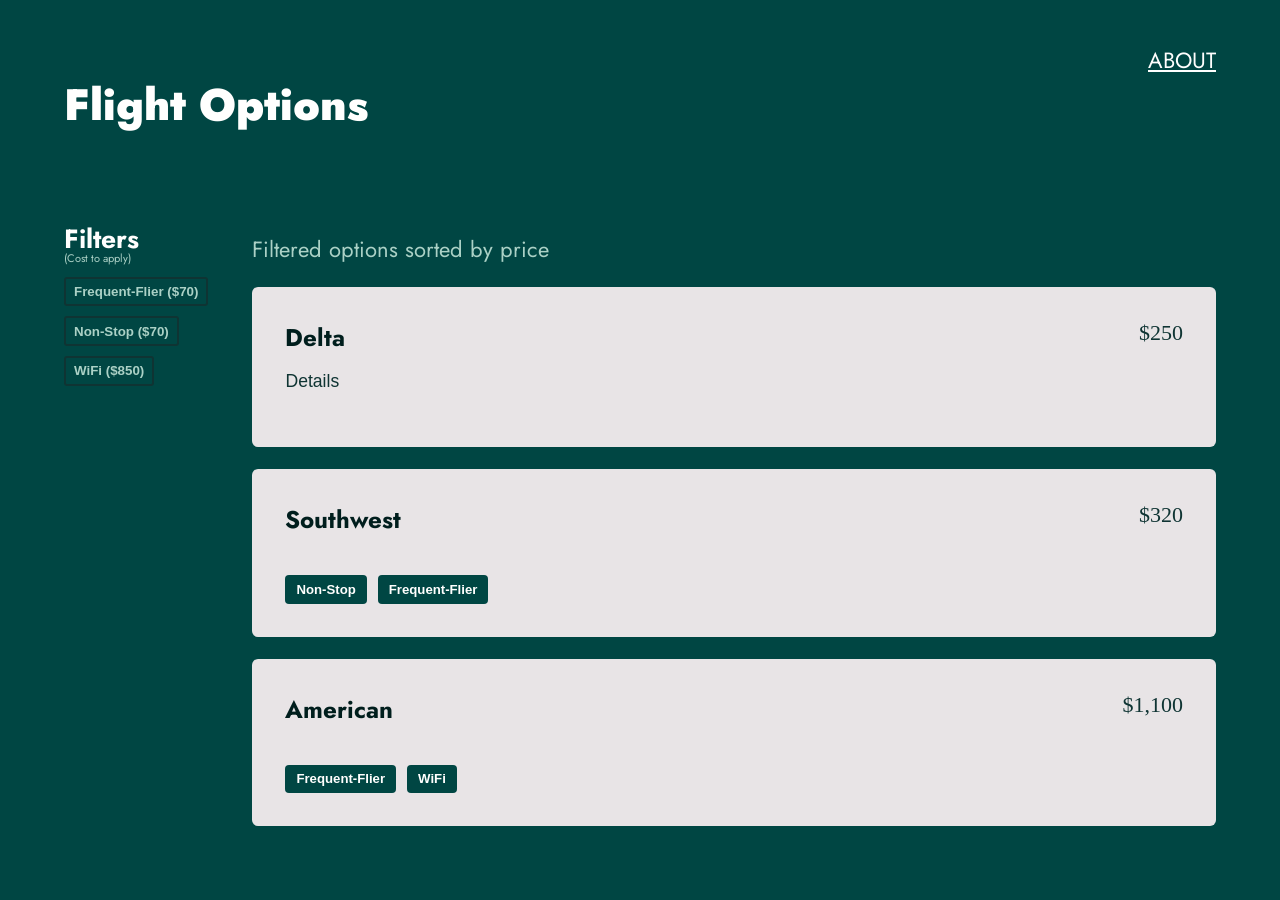
<file: index.html>
<!DOCTYPE html>
<html lang="en">
<head>
  <meta charset="utf-8">
  <meta http-equiv="x-ua-compatible" content="ie=edge">
  <meta name="viewport" content="width=device-width, initial-scale=1">

  <title>Options</title>

  <link rel="stylesheet" href="css/fonts.css">
  <link rel="stylesheet" href="css/color-palette-10.css">
  <link rel="stylesheet" href="css/palette-apply.css">
  <link rel="stylesheet" href="css/main.css">

  <script src="https://code.jquery.com/jquery-3.6.4.min.js"></script>
  <script src="js/main.js"></script>
</head>
<body>
  <div class="section">
    <header>
      <h1>Flight Options</h1>
      <nav>
        <a href="https://github.com/cskeeters/html-options">About</a>
      </nav>
    </header>

    <main>
      <div class="filters">
          <h1>Filters</h1>
          <p class="small">(Cost to apply)</p>
          <div id="filter">
              <!--Where the checkboxes go-->
          </div>
      </div>

      <div class="options">
        <p>Filtered options sorted by price</p>
        <div class="cards results">
          <div class="card opt" data-name="Delta" data-req="" data-price="250">Details</div>
          <div class="card opt" data-name="Southwest" data-req="Non-Stop Frequent-Flier" data-price="320"></div>
          <div class="card opt" data-name="American" data-req="Frequent-Flier WiFi" data-price="1100"></div>
        </div>
      </div>
    </main>
  </div>
</body>
</html>
</file>
<file: css/fonts.css>
@import url('https://fonts.googleapis.com/css2?family=Vollkorn:wght@400;700&display=swap');
@import url('https://fonts.googleapis.com/css2?family=Jost:ital,wght@0,100;0,200;0,300;0,400;0,500;0,700;1,300;1,400;1,700&display=swap');

:root {
    --main-family: Jost;
    --main-style: none;
    --main-weight: 400;
    --main-transform: none;

    --title-family: var(--main-family);
    --title-weight: 900;
    --title-letter-spacing: normal;

    --sub-title-family: var(--main-family);
    --sub-title-weight: 200;
    --sub-title-transform: uppercase;
    --sub-title-letter-spacing: 4px;

    --nav-a-family: var(--main-family);
    --nav-a-style: none;
    --nav-a-weight: 400;
    --nav-a-transform: uppercase;

    --h-family: var(--title-family);
    --sh-family: var(--sub-title-family);

    --card-h-family: var(--h-family);
    --card-s-family: var(--sh-family);
}
html {
    font-family:    var(--main-family, sans-serif);
    font-style:     var(--main-style, normal);
    font-weight:    var(--main-weight, normal);
    letter-spacing: var(--main-letter-spacing, normal);
}

header h1 {
    font-family:    var(--title-family, var(--main-family));
    font-style:     var(--title-style, var(--main-style));
    font-weight:    var(--title-weight, var(--main-weight));
    text-transform: var(--title-transform, var(--main-transform));
    letter-spacing: var(--title-letter-spacing, normal);
}

header h2 {
    font-family:    var(--sub-title-family, var(--main-family));
    font-style:     var(--sub-title-style, var(--main-style));
    font-weight:    var(--sub-title-weight, var(--main-weight));
    text-transform: var(--sub-title-transform, var(--main-transform));
    letter-spacing: var(--sub-title-letter-spacing, normal);
}

nav a {
    font-family:    var(--nav-a-family, var(--main-family));
    font-style:     var(--nav-a-style, var(--main-style));
    font-weight:    var(--nav-a-weight, var(--main-weight));
    text-transform: var(--nav-a-transform, var(--main-transform));
}

main {
    font-family:    var(--p-family, var(--main-family));
    font-style:     var(--p-style, var(--main-style));
    font-weight:    var(--p-weight, var(--main-weight));
    text-transform: var(--p-transform, var(--main-transform));
}

main h1,
main h2,
main h3,
main h4,
main h5,
main h6 {
    font-family:    var(--h-family, var(--main-family));
    font-style:     var(--h-style, var(--main-style));
    /* font-weight:    var(--h-weight, var(--main-weight)); */
    text-transform: var(--h-transform, var(--main-transform));
}

main .sub-heading {
    font-family:    var(--sh-family, var(--main-family));
    font-style:     var(--sh-style, var(--main-style));
    font-weight:    var(--sh-weight, var(--main-weight));
    text-transform: var(--sh-transform, var(--main-transform));
}
</file>
<file: css/color-palette-10.css>
/* Color palette: https://www.happyhues.co/palettes/10 */

:root {

  --darker-green: #0f3433;
  --dark-green: #004643;
  --white: #fffffe;
  --off-white: #e8e4e6;
  --black: #001e1d;
  --dark-gray: #0f3433;
  --gray-green: #475d5b;
  --light-green: #abd1c6;
  --yellow: #f9bc60;
  --pink: #ffa8ba;
  --dark-pink: #d8779a;
  --red: #fa5246;

  --nav-a: var(--white);

  /* Defaults are .dark */

  --bg: var(--dark-green);
  --p: var(--light-green);
  --a: var(--dark-pink);

  --title: var(--white);
  --h: var(--white);
  --sh: var(--h);

  --card-bg: var(--off-white);
  --card-p: var(--dark-gray);
  --card-a: var(--a);

  --card-h: var(--black);
  --card-sh: var(--card-h);

  --tag-bg: var(--dark-green);
  --tag: var(--white);

  --button-bg: var(--dark-green);
  --button: var(--white);

  --button-bg-active: var(--yellow);
  --button-fg-active: var(--dark-green);

  --highlight: var(--yellow);
  --stroke: var(--p);
}

.light {
  --bg: var(--light-green);
  --p: var(--off-white);
  --a: var(--off-white);

  --h: var(--black);
  --sh: var(--darker-green);

  --card-bg: var(--dark-green);
  --card-h: var(--white);
  --card-sh: var(--card-h);
  --card-p: var(--light-green);
}
</file>
<file: css/palette-apply.css>
div.section {
  background-color: var(--bg);
  color: var(--p);
}
div.section h1,
div.section h2,
div.section h3,
div.section h4,
div.section h5 {
  color: var(--h);
}

.section .sub-heading {
  color: var(--sh);
  font-size: 1.2em;
}

a {
  color: var(--a);
}

nav a {
  color: var(--nav-a);
}

button {
  background-color: var(--button-bg);
  color: var(--button-fg);
  border: 2px solid var(--dark-gray)
}

/* Filter selected */
button.active {
  background-color: var(--button-bg-active);
  color: var(--button-fg-active);
}

button:hover {
  background-color: var(--button-bg-active);
  color: var(--button-fg-active);
}

.card {
  background-color: var(--card-bg);
  color: var(--card-p);
}

div.section .card h1,
div.section .card h2,
div.section .card h3,
div.section .card h4 {
  color: var(--card-h);
}

.card a {
  color: var(--card-a);
}


.card .button {
  background-color: var(--card-button-bg);
  color: var(--card-button-fg);
  border: 3px solid var(--stroke);
}

.card .tag {
  background-color: var(--tag-bg);
  color: var(--tag);
}


.stroke {
  border: 2px solid var(--stroke);
}

/* Override heading for title */
.section header h1,
.section header h2 {
  color: var(--title);
}

.button.highlight {
  background-color: var(--highlight);
  color: var(--off-white);
}
</file>
<file: css/main.css>
html {
  --max-width: 1200px;
  font-size: clamp(12px, 3vw, 22px);
}

body {
  font-weight:400;
  width: 100vw;
  height: 100vh;
  display:grid;
  grid-template-rows: 1fr auto;
  margin: 0;
  /* ensure that vertical scroll bar doesn't cause horizontal scrollbar */
  max-width:100%;
}

.section main {
  padding-bottom: 1em;
}

header, main, footer {
  width: min(var(--max-width), 90vw);
  margin: 1rem auto;
}

header {
  display: grid;
  grid-template-columns: 1fr auto;
  padding: 1rem 0;
}

footer {
  padding: 1rem;
}

.title {
  font-size: 2em;
  font-weight: 800;
}

.filters h1 {
  font-size: 1.2rem;
}

.search, .google_disp {
  margin-top:20px;
  float:right;
  font-family:Helvetica, sans;
}

.retina {
  width:0px; /* aligns funny without this, works better when no images exists too */
  transform: scale(.5, .5);
  -ms-transform: scale(.5, .5); /* IE 9 */
  -webkit-transform: scale(.5, .5); /* Safari and Chrome */
  -o-transform: scale(.5, .5); /* Opera */
  -moz-transform: scale(.5, .5); /* Firefox */
}

.cards {
  margin: 1em 0;
  display: grid;
  width: 100%;
  gap: 1rem;
}

.cards .button {
  font-size: 1.4em;
  font-weight: 700;
}

.card {
  border-radius: 6px;
  padding: 1.5rem 1.5rem;
  font-weight: inherit;
}

.card h1 {
  margin-top: 0em;
}

.opt {
  display: grid;
  grid-template-columns: 1fr auto;
}

.opt.hidden {
  display:none;
}


.opt .content {
  font-size: .8rem;
}
.opt .price {
  font-family: Georgia;
}

.span {
  grid-column: 1 / -1;
}

button {
  border-radius: 3px;
  font-weight: bold;
  padding: .4em .6em;
}

.tags {
  display: flex;
  gap: .5rem;
  margin-top: 1rem;
}

.tag {
  font-size:.6em;
  font-weight: bold;
  display: inline-block;
  border-radius: 4px;
  padding: .3rem .5rem;
}

.opt {
  font-family: sans-serif;
}

.opt h1 {
  font-size: 1.1rem;
}

.filter {
  display:block;
  margin-top:10px;
  white-space: nowrap;
}

.filters h1 {
  margin-bottom: .0em;
  line-height: .8em;
}

.filters .small {
  margin-top: 0em;
  font-size: .5em;
}

@media (min-width: 800px) {
  main {
    display:grid;
    grid-template-columns: auto 1fr;
    gap: 2rem;
  }
}
</file>
